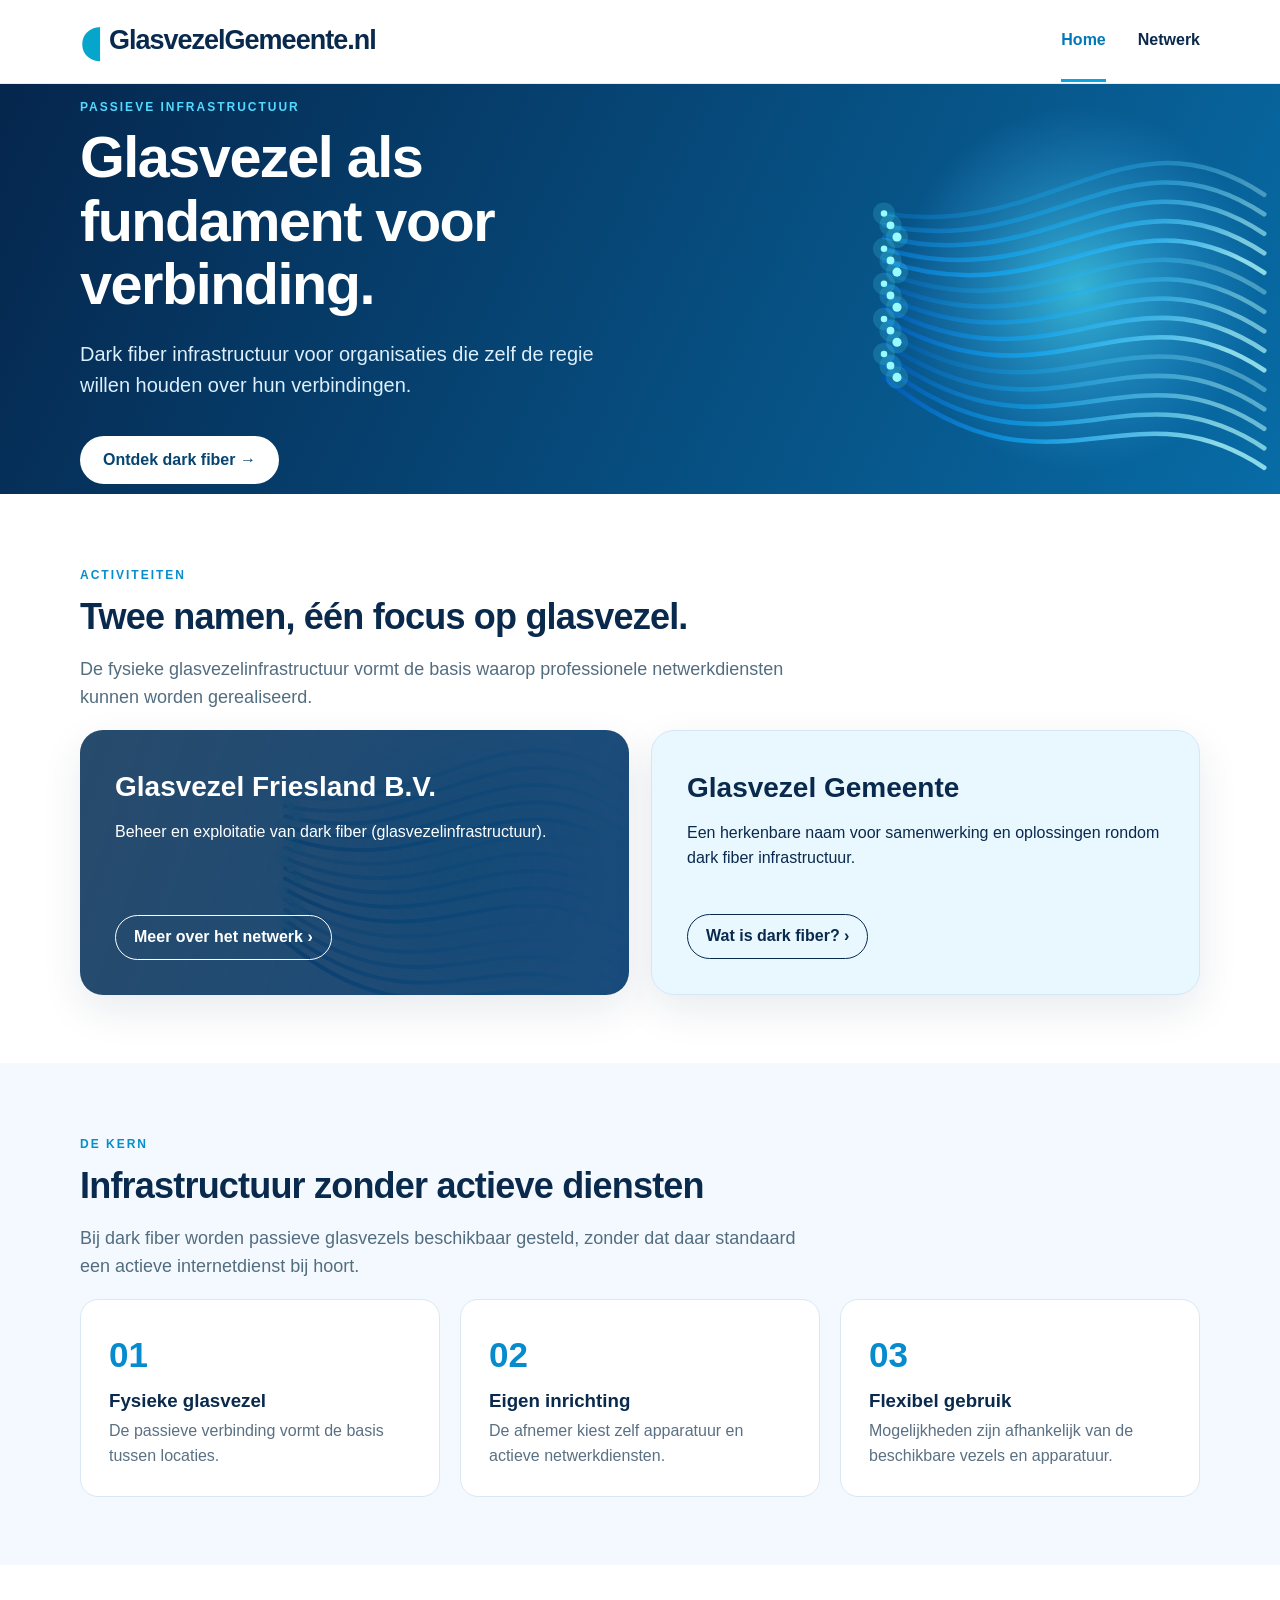
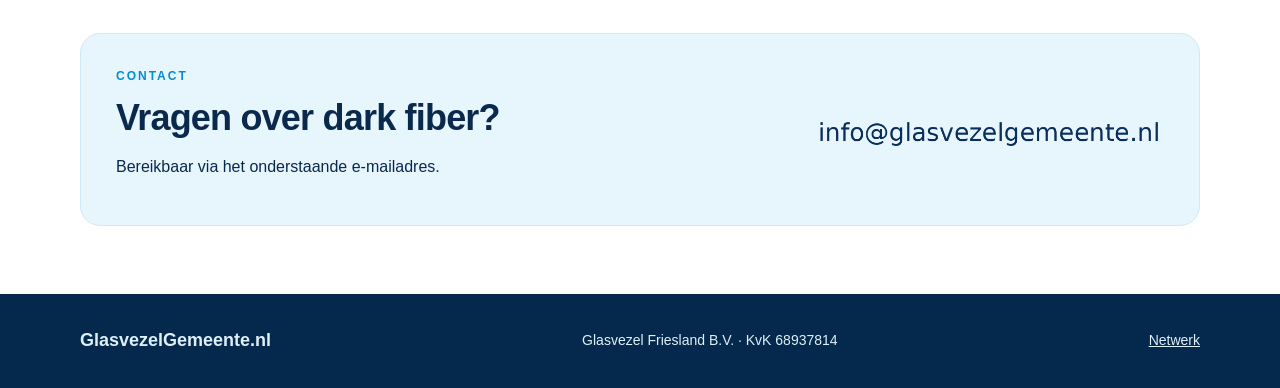
<file: index.html>
<!doctype html><html lang="nl"><head><meta charset="utf-8"><meta name="viewport" content="width=device-width,initial-scale=1"><title>Glasvezel Gemeente | Dark fiber infrastructuur</title><meta name="description" content="Glasvezel Gemeente en Glasvezel Friesland B.V. - dark fiber infrastructuur."><link rel="stylesheet" href="style.css"></head><body><header class="header"><div class="wrap"><a class="logo" href="index.html">GlasvezelGemeente.nl</a><nav class="nav" aria-label="Navigatie"><a class="active" aria-current="page" href="index.html">Home</a><a href="netwerk.html">Netwerk</a></nav></div></header><main><section class="hero"><div class="wrap"><div><span class="tag">Passieve infrastructuur</span><h1>Glasvezel als fundament voor verbinding.</h1><p>Dark fiber infrastructuur voor organisaties die zelf de regie willen houden over hun verbindingen.</p><a class="cta" href="netwerk.html">Ontdek dark fiber →</a></div><img src="fiber.svg" alt="Abstracte glasvezelbundels"></div></section><section class="section"><div class="wrap"><span class="label">Activiteiten</span><h2>Twee namen, één focus op glasvezel.</h2><p class="lead">De fysieke glasvezelinfrastructuur vormt de basis waarop professionele netwerkdiensten kunnen worden gerealiseerd.</p><div class="grid"><article class="card navy"><h3>Glasvezel Friesland B.V.</h3><p>Beheer en exploitatie van dark fiber (glasvezelinfrastructuur).</p><a href="netwerk.html">Meer over het netwerk ›</a></article><article class="card white"><h3>Glasvezel Gemeente</h3><p>Een herkenbare naam voor samenwerking en oplossingen rondom dark fiber infrastructuur.</p><a href="netwerk.html">Wat is dark fiber? ›</a></article></div></div></section><section class="section light"><div class="wrap"><span class="label">De kern</span><h2>Infrastructuur zonder actieve diensten</h2><p class="lead">Bij dark fiber worden passieve glasvezels beschikbaar gesteld, zonder dat daar standaard een actieve internetdienst bij hoort.</p><div class="features"><div class="feature"><span class="number">01</span><h3>Fysieke glasvezel</h3><p>De passieve verbinding vormt de basis tussen locaties.</p></div><div class="feature"><span class="number">02</span><h3>Eigen inrichting</h3><p>De afnemer kiest zelf apparatuur en actieve netwerkdiensten.</p></div><div class="feature"><span class="number">03</span><h3>Flexibel gebruik</h3><p>Mogelijkheden zijn afhankelijk van de beschikbare vezels en apparatuur.</p></div></div></div></section><section class="section"><div class="wrap contact"><div><span class="label">Contact</span><h2>Vragen over dark fiber?</h2><p>Bereikbaar via het onderstaande e-mailadres.</p></div><img class="email" src="contactadres.png" alt="Contactadres als afbeelding"></div></section></main><footer><div class="wrap"><strong>GlasvezelGemeente.nl</strong><span>Glasvezel Friesland B.V. · KvK 68937814</span><span><a href="netwerk.html">Netwerk</a></span></div></footer></body></html>
</file>
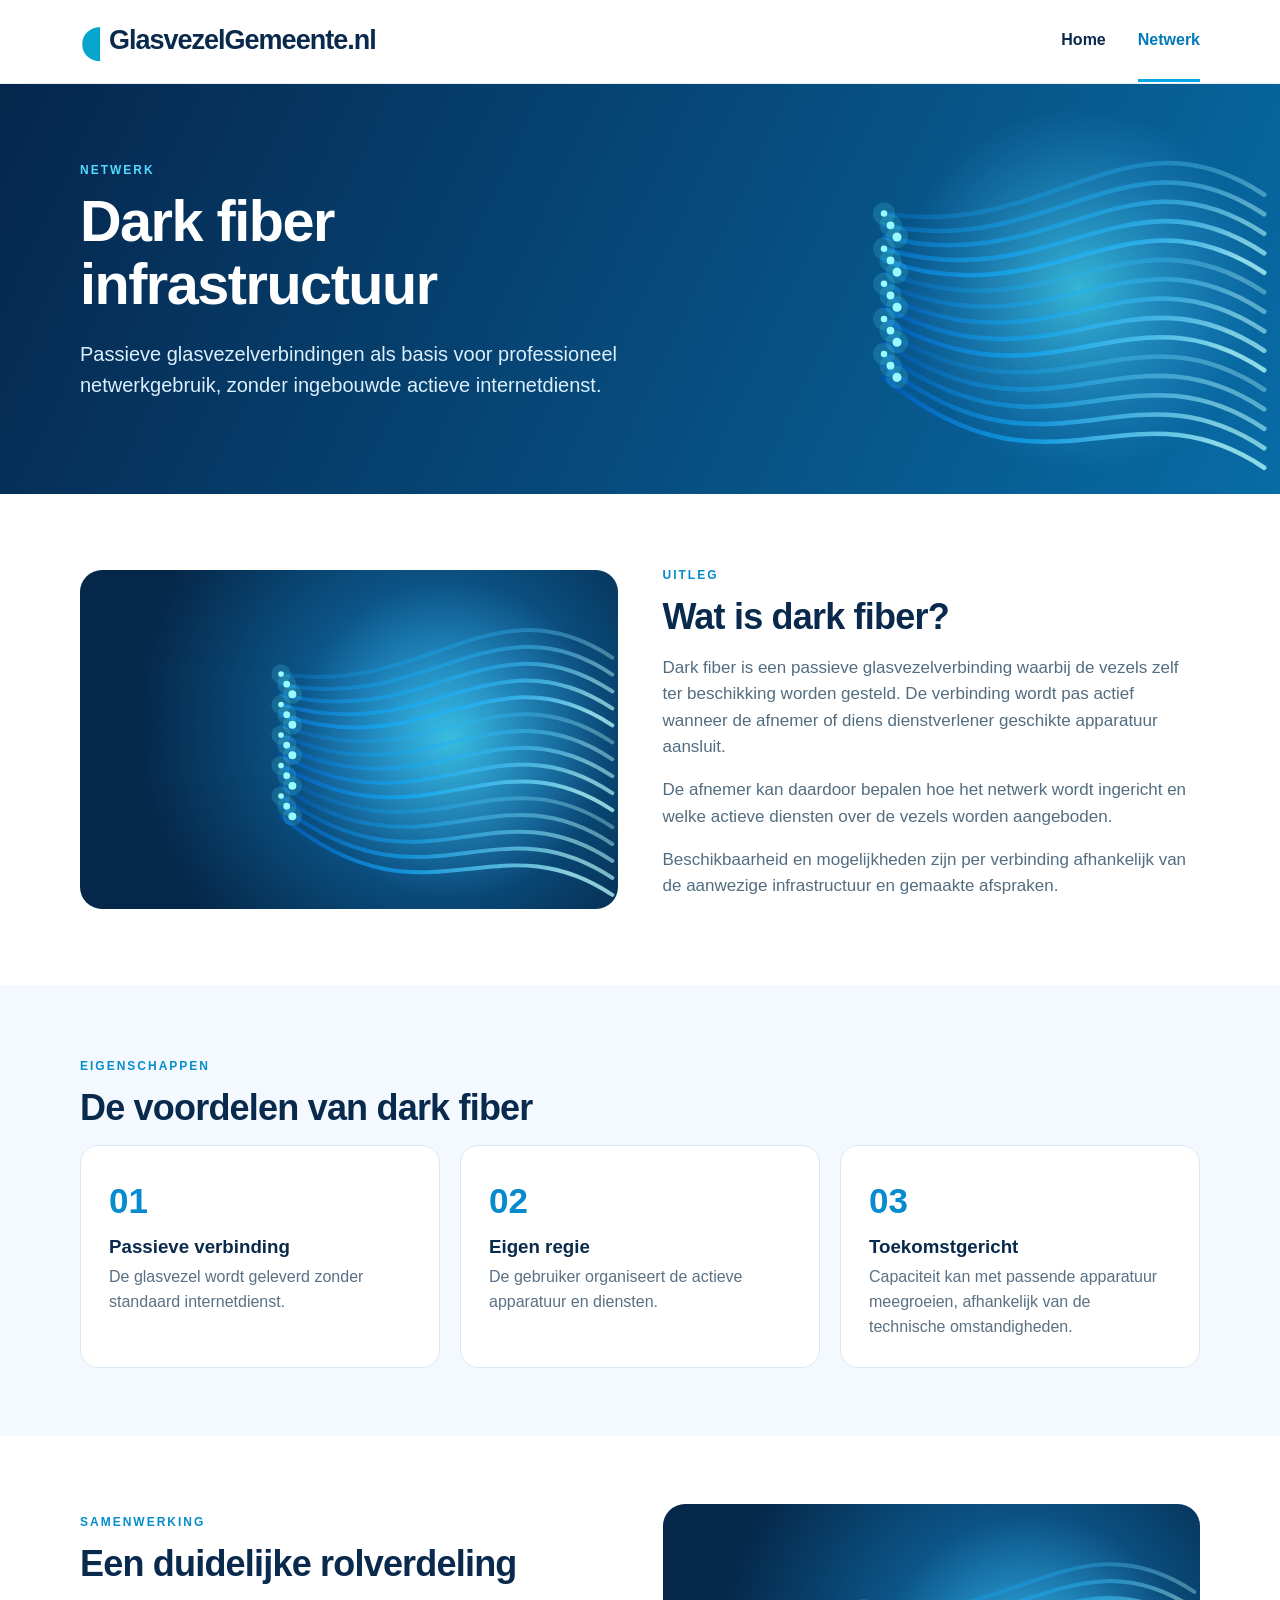
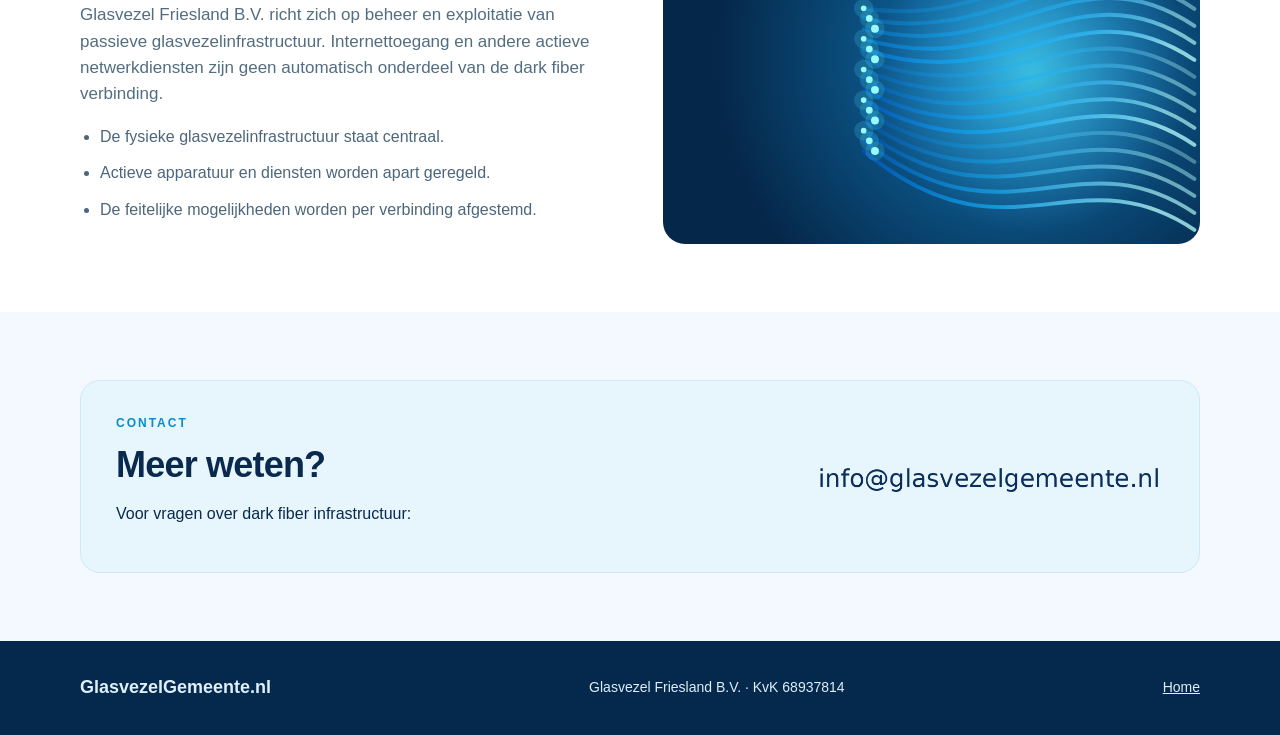
<file: netwerk.html>
<!doctype html><html lang="nl"><head><meta charset="utf-8"><meta name="viewport" content="width=device-width,initial-scale=1"><title>Netwerk | Dark fiber | Glasvezel Gemeente</title><meta name="description" content="Wat is dark fiber? Passieve glasvezelinfrastructuur zonder actieve internetdienst."><link rel="stylesheet" href="style.css"></head><body><header class="header"><div class="wrap"><a class="logo" href="index.html">GlasvezelGemeente.nl</a><nav class="nav" aria-label="Navigatie"><a href="index.html">Home</a><a class="active" aria-current="page" href="netwerk.html">Netwerk</a></nav></div></header><main><section class="hero"><div class="wrap"><div><span class="tag">Netwerk</span><h1>Dark fiber infrastructuur</h1><p>Passieve glasvezelverbindingen als basis voor professioneel netwerkgebruik, zonder ingebouwde actieve internetdienst.</p></div><img src="fiber.svg" alt="Abstracte glasvezelbundels"></div></section><section class="section"><div class="wrap two"><div class="fiber"><img src="fiber.svg" alt="Illustratie glasvezel"></div><div><span class="label">Uitleg</span><h2>Wat is dark fiber?</h2><p>Dark fiber is een passieve glasvezelverbinding waarbij de vezels zelf ter beschikking worden gesteld. De verbinding wordt pas actief wanneer de afnemer of diens dienstverlener geschikte apparatuur aansluit.</p><p>De afnemer kan daardoor bepalen hoe het netwerk wordt ingericht en welke actieve diensten over de vezels worden aangeboden.</p><p class="note">Beschikbaarheid en mogelijkheden zijn per verbinding afhankelijk van de aanwezige infrastructuur en gemaakte afspraken.</p></div></div></section><section class="section light"><div class="wrap"><span class="label">Eigenschappen</span><h2>De voordelen van dark fiber</h2><div class="features"><div class="feature"><span class="number">01</span><h3>Passieve verbinding</h3><p>De glasvezel wordt geleverd zonder standaard internetdienst.</p></div><div class="feature"><span class="number">02</span><h3>Eigen regie</h3><p>De gebruiker organiseert de actieve apparatuur en diensten.</p></div><div class="feature"><span class="number">03</span><h3>Toekomstgericht</h3><p>Capaciteit kan met passende apparatuur meegroeien, afhankelijk van de technische omstandigheden.</p></div></div></div></section><section class="section"><div class="wrap two"><div><span class="label">Samenwerking</span><h2>Een duidelijke rolverdeling</h2><p>Glasvezel Friesland B.V. richt zich op beheer en exploitatie van passieve glasvezelinfrastructuur. Internettoegang en andere actieve netwerkdiensten zijn geen automatisch onderdeel van de dark fiber verbinding.</p><ul class="list"><li>De fysieke glasvezelinfrastructuur staat centraal.</li><li>Actieve apparatuur en diensten worden apart geregeld.</li><li>De feitelijke mogelijkheden worden per verbinding afgestemd.</li></ul></div><div class="fiber"><img src="fiber.svg" alt="Gestileerd netwerk van glasvezels"></div></div></section><section class="section light"><div class="wrap contact"><div><span class="label">Contact</span><h2>Meer weten?</h2><p>Voor vragen over dark fiber infrastructuur:</p></div><img class="email" src="contactadres.png" alt="Contactadres als afbeelding"></div></section></main><footer><div class="wrap"><strong>GlasvezelGemeente.nl</strong><span>Glasvezel Friesland B.V. · KvK 68937814</span><span><a href="index.html">Home</a></span></div></footer></body></html>
</file>
<file: style.css>
:root{--navy:#09294d;--blue:#068bce;--pale:#eff8fe}*{box-sizing:border-box}body{margin:0;color:var(--navy);font:16px/1.55 'Segoe UI',Arial,sans-serif}a{color:inherit}.wrap{width:min(1120px,calc(100% - 44px));margin:auto}.header{background:white;border-bottom:1px solid #e2edf4;position:sticky;top:0;z-index:10}.header .wrap{display:flex;align-items:center;justify-content:space-between;min-height:83px;gap:22px}.logo{font-size:27px;font-weight:800;letter-spacing:-1px;text-decoration:none}.logo::before{content:'◖';font-size:42px;color:#06a5cb;vertical-align:middle;padding-right:8px}.nav{display:flex;gap:32px}.nav a{text-decoration:none;font-weight:700;border-bottom:3px solid transparent;padding:27px 0}.nav .active{border-color:#08a4e4;color:#0078b9}.hero{background:linear-gradient(115deg,#05264d,#086ca6);overflow:hidden}.hero .wrap{display:grid;grid-template-columns:1fr 1fr;align-items:center;min-height:410px}.hero h1{color:white;font-size:clamp(35px,4.5vw,58px);line-height:1.1;letter-spacing:-1.5px;margin:8px 0 22px}.hero p{font-size:20px;color:#dceffd;max-width:550px}.hero img{width:135%;margin-left:-10%;max-height:390px}.tag{letter-spacing:2px;text-transform:uppercase;color:#53d9ff;font-weight:700;font-size:12px}.cta{background:white;color:#064471;border-radius:30px;padding:12px 23px;text-decoration:none;font-weight:800;display:inline-block;margin-top:15px}.section{padding:68px 0}.light{background:#f3f9fe}.label{color:#078dcc;font-size:12px;font-weight:800;text-transform:uppercase;letter-spacing:2px}h2{font-size:36px;line-height:1.2;letter-spacing:-.8px;margin:8px 0 16px}.lead{font-size:18px;color:#536d80;max-width:750px}.grid{display:grid;grid-template-columns:1fr 1fr;gap:22px}.card{padding:35px;border-radius:23px;min-height:265px;box-shadow:0 15px 40px #05294e18;display:flex;flex-direction:column;align-items:flex-start}.card h3{font-size:28px;margin:0 0 12px}.card p{margin:0 0 25px}.card a{margin-top:auto;border:1px solid currentColor;padding:9px 18px;border-radius:40px;text-decoration:none;font-weight:700}.card.navy{color:white;background:linear-gradient(110deg,#073056de,#073e72ed),url('fiber.svg') center/cover}.card.white{background:#e9f7ff;border:1px solid #d5e7f5}.features{display:grid;grid-template-columns:repeat(3,1fr);gap:20px}.feature{background:white;border:1px solid #d9e8f3;border-radius:18px;padding:28px}.feature .number{font-size:35px;font-weight:800;color:var(--blue)}.feature h3{margin:4px 0}.feature p{color:#5a7083;margin:0}.two{display:grid;grid-template-columns:1fr 1fr;gap:45px;align-items:center}.fiber{min-height:320px;background:radial-gradient(circle at 65% 45%,#117ab9,#052749 75%);border-radius:22px;overflow:hidden;display:flex;align-items:center}.fiber img{width:120%}.two p{color:#536d80;font-size:17px}.contact{background:#e7f5fc;border:1px solid #d0e9f6;border-radius:20px;padding:29px 35px;display:flex;align-items:center;justify-content:space-between;gap:20px}.email{display:block;max-width:100%;width:350px;pointer-events:none;user-select:none}footer{background:#05294d;color:#deeff8;padding:33px 0;font-size:14px}footer .wrap{display:flex;align-items:center;justify-content:space-between;gap:15px;flex-wrap:wrap}footer strong{font-size:18px}.note{font-size:14px;color:#587386}.list{padding-left:20px;color:#4d667b}.list li{margin-bottom:12px}@media(max-width:680px){.header .wrap{display:block;padding:12px 0}.logo{font-size:23px}.nav a{padding:5px 0}.hero .wrap,.grid,.two{grid-template-columns:1fr}.hero .wrap{padding-top:47px}.hero img{height:190px;width:100%;margin:0}.section{padding:48px 0}.features{grid-template-columns:1fr}.card{min-height:220px}.contact{display:block}.contact img{margin-top:20px}.fiber{min-height:220px}h2{font-size:30px}}
</file>
